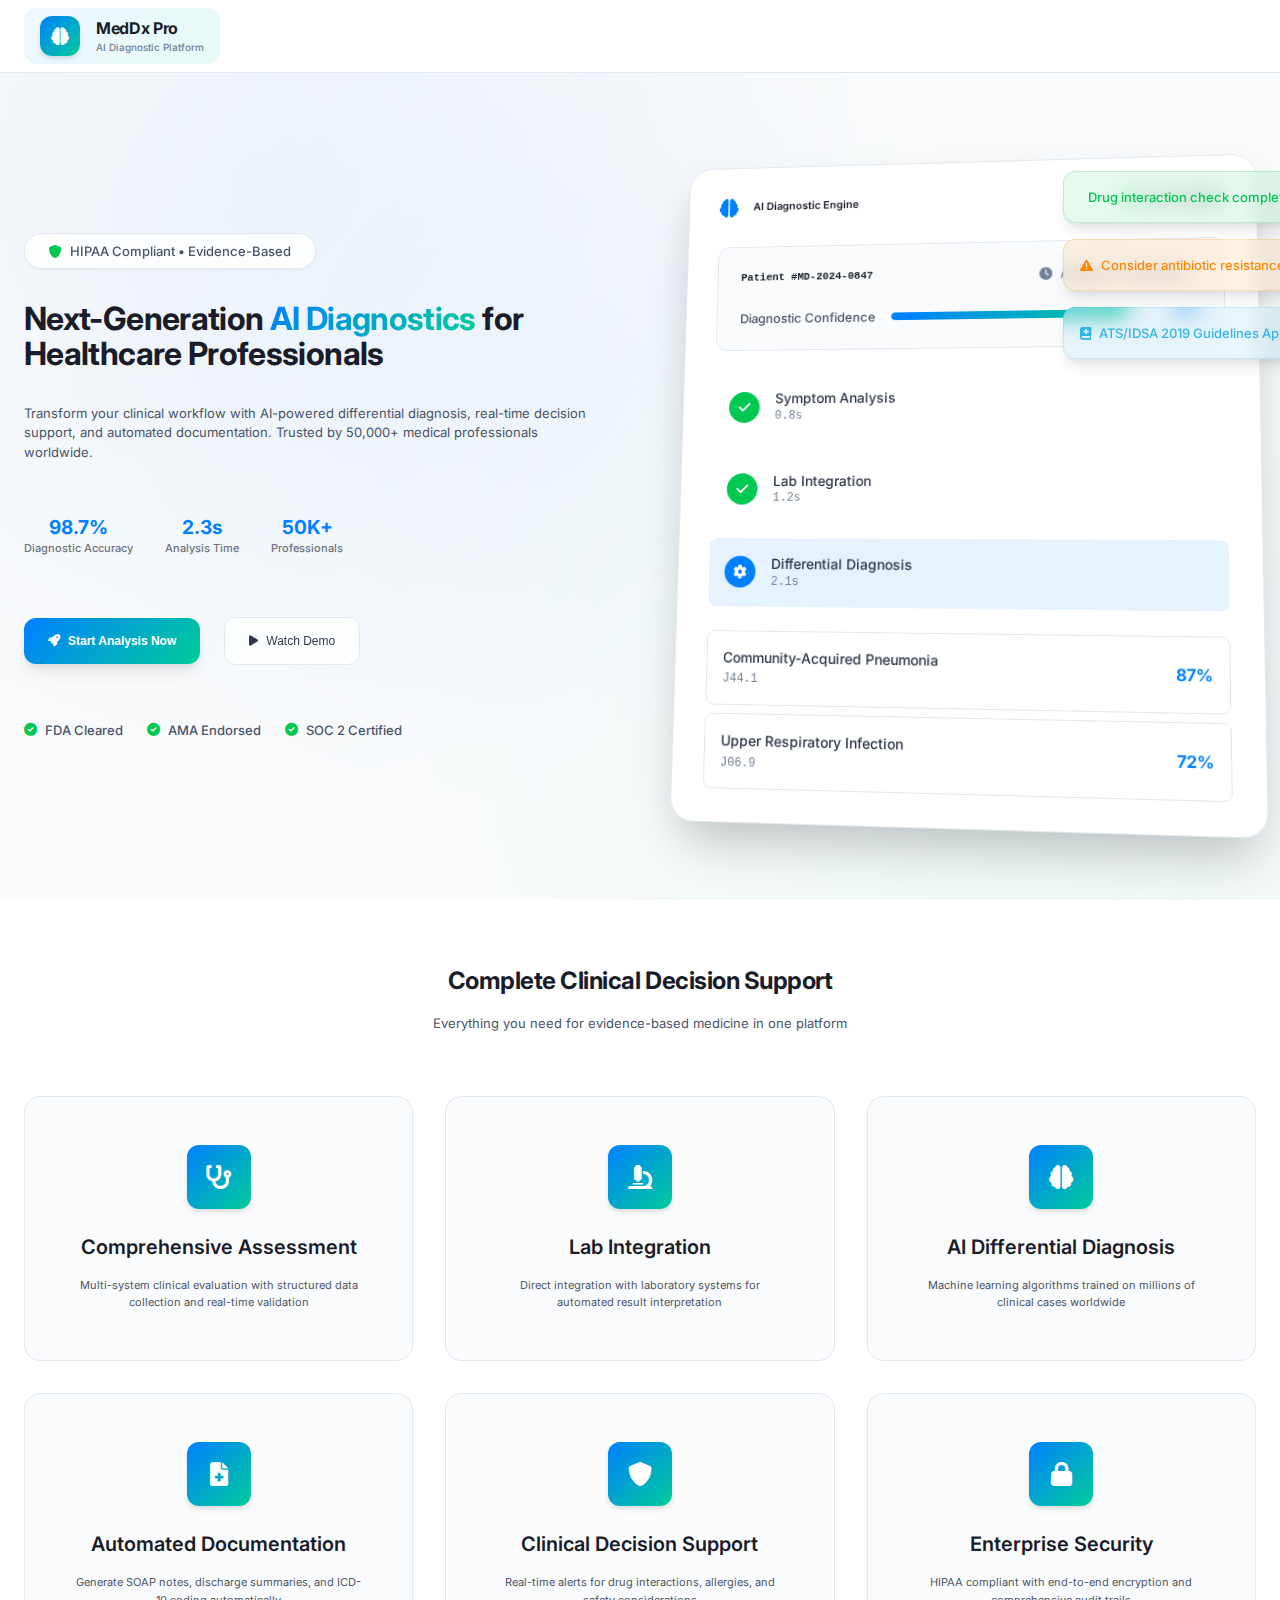
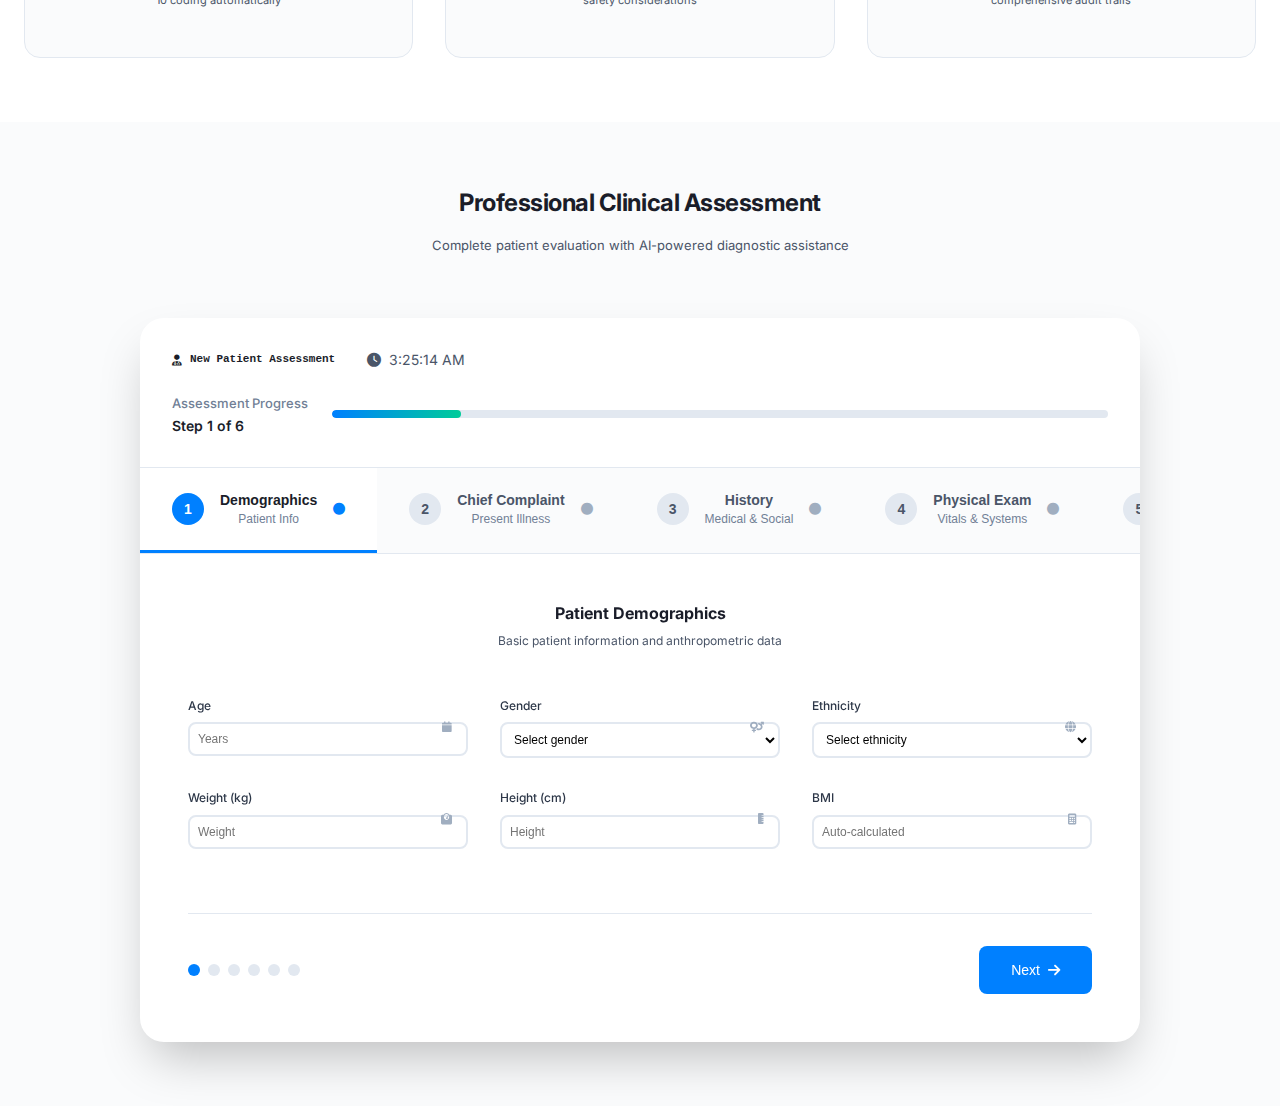
<file: index.html>
<!DOCTYPE html>
<html lang="en">
<head>
    <meta charset="UTF-8">
    <meta name="viewport" content="width=device-width, initial-scale=1.0">
    <title>MedDx Pro - Professional AI Diagnostic Assistant</title>
    <link rel="stylesheet" href="style.css">
    <link href="https://fonts.googleapis.com/css2?family=Inter:wght@300;400;500;600;700;800&display=swap" rel="stylesheet">
    <link rel="stylesheet" href="https://cdnjs.cloudflare.com/ajax/libs/font-awesome/6.0.0/css/all.min.css">
</head>
<body>
    <!-- Modern Header -->
    <header class="modern-header">
        <div class="container">
            <nav class="main-nav">
                <div class="brand">
                    <div class="brand-icon">
                        <i class="fas fa-brain"></i>
                    </div>
                    <div class="brand-text">
                        <h1>MedDx Pro</h1>
                        <span>AI Diagnostic Platform</span>
                    </div>
                </div>

            </nav>
        </div>
    </header>

    <!-- Hero Section -->
    <section class="hero-section">
        <div class="hero-background">
            <div class="hero-gradient"></div>
            <div class="hero-pattern"></div>
        </div>
        
        <div class="container">
            <div class="hero-grid">
            <div class="hero-content">
                    <div class="hero-badge">
                        <i class="fas fa-shield-alt"></i>
                        <span>HIPAA Compliant • Evidence-Based</span>
                    </div>
                    
                    <h1 class="hero-title">
                        Next-Generation
                        <span class="hero-highlight">AI Diagnostics</span>
                        for Healthcare Professionals
                    </h1>
                    
                    <p class="hero-description">
                        Transform your clinical workflow with AI-powered differential diagnosis, 
                        real-time decision support, and automated documentation. Trusted by 
                        50,000+ medical professionals worldwide.
                    </p>
                    
                    <div class="hero-stats">
                        <div class="stat-item">
                            <div class="stat-number">98.7%</div>
                            <div class="stat-label">Diagnostic Accuracy</div>
                        </div>
                        <div class="stat-item">
                            <div class="stat-number">2.3s</div>
                            <div class="stat-label">Analysis Time</div>
                        </div>
                        <div class="stat-item">
                            <div class="stat-number">50K+</div>
                            <div class="stat-label">Professionals</div>
                        </div>
                    </div>
                    
                    <div class="hero-actions">
                        <button class="primary-cta">
                            <i class="fas fa-rocket"></i>
                            Start Analysis Now
                        </button>
                        <button class="secondary-cta">
                            <i class="fas fa-play"></i>
                            Watch Demo
                        </button>
                    </div>
                    
                    <div class="trust-indicators">
                        <div class="trust-item">
                            <i class="fas fa-check-circle"></i>
                            <span>FDA Cleared</span>
                        </div>
                        <div class="trust-item">
                            <i class="fas fa-check-circle"></i>
                            <span>AMA Endorsed</span>
                        </div>
                        <div class="trust-item">
                            <i class="fas fa-check-circle"></i>
                            <span>SOC 2 Certified</span>
                        </div>
                    </div>
                </div>
                
                <div class="hero-visual">
                    <div class="dashboard-container">
                        <div class="dashboard-header">
                            <div class="dashboard-title">
                                <i class="fas fa-brain pulse"></i>
                                <span>AI Diagnostic Engine</span>
                            </div>
                            <div class="status-indicator">
                                <div class="status-dot active"></div>
                                <span>Live Analysis</span>
                            </div>
                        </div>
                        
                        <div class="dashboard-content">
                            <div class="patient-card">
                                <div class="patient-info">
                                    <div class="patient-id">Patient #MD-2024-0847</div>
                                    <div class="patient-status">
                                        <i class="fas fa-clock"></i>
                                        <span>Analysis in progress...</span>
                                    </div>
                                </div>
                                
                                <div class="confidence-meter">
                                    <div class="confidence-label">Diagnostic Confidence</div>
                                    <div class="confidence-bar">
                                        <div class="confidence-fill" style="width: 94%"></div>
                                    </div>
                                    <div class="confidence-value">94%</div>
                                </div>
                            </div>
                            
                            <div class="analysis-steps">
                                <div class="step completed">
                                    <div class="step-icon">
                                        <i class="fas fa-check"></i>
                                    </div>
                                    <div class="step-info">
                                        <div class="step-title">Symptom Analysis</div>
                                        <div class="step-time">0.8s</div>
                                    </div>
                                </div>
                                <div class="step completed">
                                    <div class="step-icon">
                                        <i class="fas fa-check"></i>
                                    </div>
                                    <div class="step-info">
                                        <div class="step-title">Lab Integration</div>
                                        <div class="step-time">1.2s</div>
                                    </div>
                                </div>
                                <div class="step active">
                                    <div class="step-icon">
                                        <i class="fas fa-cog fa-spin"></i>
                                    </div>
                                    <div class="step-info">
                                        <div class="step-title">Differential Diagnosis</div>
                                        <div class="step-time">2.1s</div>
                                    </div>
                                </div>
                            </div>
                            
                            <div class="diagnosis-preview">
                                <div class="diagnosis-item">
                                    <div class="diagnosis-main">
                                        <div class="diagnosis-name">Community-Acquired Pneumonia</div>
                                        <div class="diagnosis-code">J44.1</div>
                                    </div>
                                    <div class="diagnosis-probability">87%</div>
                                </div>
                                <div class="diagnosis-item">
                                    <div class="diagnosis-main">
                                        <div class="diagnosis-name">Upper Respiratory Infection</div>
                                        <div class="diagnosis-code">J06.9</div>
                                    </div>
                                    <div class="diagnosis-probability">72%</div>
                                </div>
                            </div>
                        </div>
                    </div>
                    
                    <div class="floating-alerts">
                        <div class="alert alert-success">
                            <i class="fas fa-shield-check"></i>
                            <span>Drug interaction check complete</span>
                        </div>
                        <div class="alert alert-warning">
                            <i class="fas fa-exclamation-triangle"></i>
                            <span>Consider antibiotic resistance patterns</span>
                        </div>
                        <div class="alert alert-info">
                            <i class="fas fa-book-medical"></i>
                            <span>ATS/IDSA 2019 Guidelines Applied</span>
                        </div>
                    </div>
                </div>
            </div>
        </div>
    </section>

    <!-- Features Overview -->
    <section class="features-section">
        <div class="container">
            <div class="section-header">
                <h2>Complete Clinical Decision Support</h2>
                <p>Everything you need for evidence-based medicine in one platform</p>
            </div>
            
            <div class="features-grid">
                <div class="feature-card">
                    <div class="feature-icon">
                        <i class="fas fa-stethoscope"></i>
                    </div>
                    <h3>Comprehensive Assessment</h3>
                    <p>Multi-system clinical evaluation with structured data collection and real-time validation</p>
                </div>
                
                <div class="feature-card">
                    <div class="feature-icon">
                        <i class="fas fa-microscope"></i>
                    </div>
                    <h3>Lab Integration</h3>
                    <p>Direct integration with laboratory systems for automated result interpretation</p>
                </div>
                
                <div class="feature-card">
                    <div class="feature-icon">
                        <i class="fas fa-brain"></i>
                    </div>
                    <h3>AI Differential Diagnosis</h3>
                    <p>Machine learning algorithms trained on millions of clinical cases worldwide</p>
                </div>
                
                <div class="feature-card">
                    <div class="feature-icon">
                        <i class="fas fa-file-medical"></i>
                    </div>
                    <h3>Automated Documentation</h3>
                    <p>Generate SOAP notes, discharge summaries, and ICD-10 coding automatically</p>
                </div>
                
                <div class="feature-card">
                    <div class="feature-icon">
                        <i class="fas fa-shield-alt"></i>
                    </div>
                    <h3>Clinical Decision Support</h3>
                    <p>Real-time alerts for drug interactions, allergies, and safety considerations</p>
                </div>
                
                <div class="feature-card">
                    <div class="feature-icon">
                        <i class="fas fa-lock"></i>
                    </div>
                    <h3>Enterprise Security</h3>
                    <p>HIPAA compliant with end-to-end encryption and comprehensive audit trails</p>
                </div>
            </div>
        </div>
    </section>

    <!-- Clinical Assessment Interface -->
    <section class="assessment-section" id="diagnosis">
        <div class="container">
            <div class="assessment-header">
                <h2>Professional Clinical Assessment</h2>
                <p>Complete patient evaluation with AI-powered diagnostic assistance</p>
            </div>
            
            <div class="clinical-interface">
                <div class="interface-header">
                    <div class="patient-context">
                        <div class="patient-id">
                            <i class="fas fa-user-md"></i>
                            <span>New Patient Assessment</span>
                        </div>
                        <div class="timestamp">
                            <i class="fas fa-clock"></i>
                            <span id="currentTime">--</span>
                        </div>
                    </div>
                    
                    <div class="progress-tracker">
                        <div class="progress-info">
                            <span class="progress-label">Assessment Progress</span>
                            <span class="progress-text" id="progressText">Step 1 of 6</span>
                        </div>
                        <div class="progress-bar">
                            <div class="progress-fill" id="progressFill"></div>
                        </div>
                    </div>
                </div>
                
                <div class="assessment-tabs">
                    <button type="button" class="assessment-tab active" data-tab="demographics">
                        <div class="tab-number">1</div>
                        <div class="tab-content">
                            <div class="tab-title">Demographics</div>
                            <div class="tab-subtitle">Patient Info</div>
                        </div>
                        <div class="tab-status">
                            <i class="fas fa-circle"></i>
                        </div>
                    </button>
                    
                    <button type="button" class="assessment-tab" data-tab="presentation">
                        <div class="tab-number">2</div>
                        <div class="tab-content">
                            <div class="tab-title">Chief Complaint</div>
                            <div class="tab-subtitle">Present Illness</div>
                        </div>
                        <div class="tab-status">
                            <i class="fas fa-circle"></i>
                        </div>
                    </button>
                    
                    <button type="button" class="assessment-tab" data-tab="history">
                        <div class="tab-number">3</div>
                        <div class="tab-content">
                            <div class="tab-title">History</div>
                            <div class="tab-subtitle">Medical & Social</div>
                        </div>
                        <div class="tab-status">
                            <i class="fas fa-circle"></i>
                        </div>
                    </button>
                    
                    <button type="button" class="assessment-tab" data-tab="examination">
                        <div class="tab-number">4</div>
                        <div class="tab-content">
                            <div class="tab-title">Physical Exam</div>
                            <div class="tab-subtitle">Vitals & Systems</div>
                        </div>
                        <div class="tab-status">
                            <i class="fas fa-circle"></i>
                        </div>
                    </button>
                    
                    <button type="button" class="assessment-tab" data-tab="investigations">
                        <div class="tab-number">5</div>
                        <div class="tab-content">
                            <div class="tab-title">Investigations</div>
                            <div class="tab-subtitle">Labs & Imaging</div>
                        </div>
                        <div class="tab-status">
                            <i class="fas fa-circle"></i>
                        </div>
                    </button>
                    
                    <button type="button" class="assessment-tab" data-tab="medications">
                        <div class="tab-number">6</div>
                        <div class="tab-content">
                            <div class="tab-title">Medications</div>
                            <div class="tab-subtitle">Current & Allergies</div>
                        </div>
                        <div class="tab-status">
                            <i class="fas fa-circle"></i>
                        </div>
                    </button>
                </div>


                
                <form id="diagnosisForm" class="assessment-form">
                    <!-- Demographics Panel -->
                    <div class="assessment-panel active" id="demographics-tab">
                        <div class="panel-header">
                            <h3>Patient Demographics</h3>
                            <p>Basic patient information and anthropometric data</p>
                        </div>
                        
                        <div class="form-grid">
                            <div class="input-group">
                                <label>Age</label>
                                <input type="number" id="patientAge" required placeholder="Years">
                                <div class="input-icon">
                                    <i class="fas fa-calendar"></i>
                                </div>
                            </div>
                            
                            <div class="input-group">
                            <label>Gender</label>
                            <select id="patientGender" required>
                                <option value="">Select gender</option>
                                <option value="male">Male</option>
                                <option value="female">Female</option>
                                    <option value="non-binary">Non-binary</option>
                                    <option value="other">Other</option>
                                </select>
                                <div class="input-icon">
                                    <i class="fas fa-venus-mars"></i>
                                </div>
                            </div>
                            
                            <div class="input-group">
                                <label>Ethnicity</label>
                                <select id="patientEthnicity">
                                    <option value="">Select ethnicity</option>
                                    <option value="caucasian">Caucasian</option>
                                    <option value="african-american">African American</option>
                                    <option value="hispanic">Hispanic/Latino</option>
                                    <option value="asian">Asian</option>
                                    <option value="native-american">Native American</option>
                                <option value="other">Other</option>
                            </select>
                                <div class="input-icon">
                                    <i class="fas fa-globe"></i>
                                </div>
                            </div>
                            
                            <div class="input-group">
                                <label>Weight (kg)</label>
                                <input type="number" id="patientWeight" placeholder="Weight" step="0.1">
                                <div class="input-icon">
                                    <i class="fas fa-weight"></i>
                                </div>
                            </div>
                            
                            <div class="input-group">
                                <label>Height (cm)</label>
                                <input type="number" id="patientHeight" placeholder="Height">
                                <div class="input-icon">
                                    <i class="fas fa-ruler-vertical"></i>
                                </div>
                            </div>
                            
                            <div class="input-group">
                                <label>BMI</label>
                                <input type="number" id="patientBMI" placeholder="Auto-calculated" readonly>
                                <div class="input-icon">
                                    <i class="fas fa-calculator"></i>
                                </div>
                            </div>
                        </div>
                    </div>

                    <!-- History Tab -->
                    <div class="assessment-panel" id="history-tab">
                        <div class="panel-header">
                            <h3>Medical & Social History</h3>
                            <p>Comprehensive medical background and social factors</p>
                        </div>
                        
                        <div class="form-grid">
                            <div class="input-group full-width">
                                <label>Past Medical History</label>
                                <textarea id="pastMedicalHistory" rows="3" placeholder="Previous medical conditions, surgeries, hospitalizations..."></textarea>
                                <div class="input-icon">
                                    <i class="fas fa-file-medical"></i>
                                </div>
                            </div>
                            
                            <div class="input-group full-width">
                                <label>Current Medications</label>
                                <textarea id="currentMedications" rows="3" placeholder="List current medications, dosages, and frequency..."></textarea>
                                <div class="input-icon">
                                    <i class="fas fa-pills"></i>
                                </div>
                            </div>
                            
                            <div class="input-group">
                                <label>Smoking Status</label>
                                <select id="smokingStatus">
                                    <option value="">Select status</option>
                                    <option value="never">Never smoked</option>
                                    <option value="former">Former smoker</option>
                                    <option value="current">Current smoker</option>
                                </select>
                                <div class="input-icon">
                                    <i class="fas fa-smoking-ban"></i>
                                </div>
                            </div>
                            
                            <div class="input-group">
                                <label>Alcohol Use</label>
                                <select id="alcoholUse">
                                    <option value="">Select usage</option>
                                    <option value="none">None</option>
                                    <option value="occasional">Occasional (1-2 drinks/week)</option>
                                    <option value="moderate">Moderate (3-7 drinks/week)</option>
                                    <option value="heavy">Heavy (>7 drinks/week)</option>
                                </select>
                                <div class="input-icon">
                                    <i class="fas fa-wine-glass"></i>
                                </div>
                            </div>
                            
                            <div class="input-group full-width">
                                <label>Family History</label>
                                <textarea id="familyHistory" rows="3" placeholder="Significant family medical history, genetic conditions..."></textarea>
                                <div class="input-icon">
                                    <i class="fas fa-users"></i>
                                </div>
                            </div>
                            
                            <div class="input-group full-width">
                                <label>Allergies</label>
                                <textarea id="allergies" rows="2" placeholder="Drug allergies, food allergies, environmental allergies..."></textarea>
                                <div class="input-icon">
                                    <i class="fas fa-exclamation-triangle"></i>
                                </div>
                            </div>
                        </div>
                    </div>
                    
                    <div class="assessment-panel" id="presentation-tab">
                        <div class="panel-header">
                            <h3>Chief Complaint & Present Illness</h3>
                            <p>Primary presenting symptoms and clinical history</p>
                        </div>
                        
                        <div class="form-section">
                            <div class="input-group full-width">
                                <label>Chief Complaint</label>
                                <textarea id="chiefComplaint" rows="3" placeholder="Primary reason for consultation..."></textarea>
                            </div>
                            
                            <div class="symptom-builder">
                                <label>Present Illness</label>
                                <div class="symptom-input-row">
                                    <input type="text" id="symptomInput" placeholder="Add symptom...">
                                    <select id="symptomSeverity" class="severity-select">
                                        <option value="mild">Mild</option>
                                        <option value="moderate">Moderate</option>
                                        <option value="severe">Severe</option>
                                    </select>
                                    <input type="text" id="symptomDuration" placeholder="Duration">
                                    <button type="button" id="addSymptom" class="add-symptom-btn">
                                        <i class="fas fa-plus"></i>
                                    </button>
                                </div>
                                
                                <div class="symptom-categories">
                                    <div class="category-tabs">
                                        <button type="button" class="category-tab active" data-category="constitutional">
                                            <i class="fas fa-thermometer-half"></i>
                                            Constitutional
                                        </button>
                                        <button type="button" class="category-tab" data-category="respiratory">
                                            <i class="fas fa-lungs"></i>
                                            Respiratory
                                        </button>
                                        <button type="button" class="category-tab" data-category="cardiovascular">
                                            <i class="fas fa-heartbeat"></i>
                                            Cardiovascular
                                        </button>
                                        <button type="button" class="category-tab" data-category="gastrointestinal">
                                            <i class="fas fa-stomach"></i>
                                            GI
                                        </button>
                                        <button type="button" class="category-tab" data-category="neurological">
                                            <i class="fas fa-brain"></i>
                                            Neuro
                                        </button>
                                    </div>
                                    
                                    <div class="symptoms-grid">
                                        <div class="symptom-chip" data-symptom="Fever">
                                            <i class="fas fa-thermometer-half"></i>
                                            Fever
                                        </div>
                                        <div class="symptom-chip" data-symptom="Fatigue">
                                            <i class="fas fa-battery-quarter"></i>
                                            Fatigue
                                        </div>
                                        <div class="symptom-chip" data-symptom="Weight loss">
                                            <i class="fas fa-weight"></i>
                                            Weight loss
                                        </div>
                                        <div class="symptom-chip" data-symptom="Night sweats">
                                            <i class="fas fa-moon"></i>
                                            Night sweats
                                        </div>
                                    </div>
                                </div>
                                
                        <div class="selected-symptoms" id="selectedSymptoms"></div>
                            </div>
                        </div>
                    </div>

                    <!-- Physical Examination Tab -->
                    <div class="assessment-panel" id="examination-tab">
                        <div class="panel-header">
                            <h3>Physical Examination</h3>
                            <p>Vital signs and systematic physical examination findings</p>
                        </div>
                        
                        <div class="form-section">
                            <h4>Vital Signs</h4>
                            <div class="vitals-grid">
                                <div class="input-group">
                                    <label>Blood Pressure (mmHg)</label>
                                    <div class="bp-input">
                                        <input type="number" id="systolicBP" placeholder="120">
                                        <span>/</span>
                                        <input type="number" id="diastolicBP" placeholder="80">
                                    </div>
                                    <div class="input-icon">
                                        <i class="fas fa-heartbeat"></i>
                                    </div>
                                </div>
                                
                                <div class="input-group">
                                    <label>Heart Rate (bpm)</label>
                                    <input type="number" id="heartRate" placeholder="72">
                                    <div class="input-icon">
                                        <i class="fas fa-heart"></i>
                                    </div>
                                </div>
                                
                                <div class="input-group">
                                    <label>Temperature (°C)</label>
                                    <input type="number" id="temperature" placeholder="37.0" step="0.1">
                                    <div class="input-icon">
                                        <i class="fas fa-thermometer-half"></i>
                                    </div>
                                </div>
                                
                                <div class="input-group">
                                    <label>Respiratory Rate (/min)</label>
                                    <input type="number" id="respiratoryRate" placeholder="16">
                                    <div class="input-icon">
                                        <i class="fas fa-lungs"></i>
                                    </div>
                                </div>
                                
                                <div class="input-group">
                                    <label>O2 Saturation (%)</label>
                                    <input type="number" id="oxygenSat" placeholder="98">
                                    <div class="input-icon">
                                        <i class="fas fa-wind"></i>
                                    </div>
                                </div>
                            </div>
                        </div>
                        
                        <div class="form-section">
                            <h4>Physical Examination Findings</h4>
                            <div class="exam-grid">
                                <div class="input-group">
                                    <label>General Appearance</label>
                                    <textarea id="generalExam" rows="2" placeholder="Well-appearing, no acute distress..."></textarea>
                                </div>
                                
                                <div class="input-group">
                                    <label>HEENT</label>
                                    <textarea id="heentExam" rows="2" placeholder="Head, eyes, ears, nose, throat findings..."></textarea>
                                </div>
                                
                                <div class="input-group">
                                    <label>Cardiovascular</label>
                                    <textarea id="cvExam" rows="2" placeholder="Heart sounds, murmurs, peripheral pulses..."></textarea>
                                </div>
                                
                                <div class="input-group">
                                    <label>Respiratory</label>
                                    <textarea id="respExam" rows="2" placeholder="Breath sounds, chest expansion..."></textarea>
                                </div>
                                
                                <div class="input-group">
                                    <label>Abdominal</label>
                                    <textarea id="abdExam" rows="2" placeholder="Inspection, palpation, bowel sounds..."></textarea>
                                </div>
                                
                                <div class="input-group">
                                    <label>Neurological</label>
                                    <textarea id="neuroExam" rows="2" placeholder="Mental status, cranial nerves, reflexes..."></textarea>
                                </div>
                            </div>
                        </div>
                    </div>

                    <!-- Investigations Tab -->
                    <div class="assessment-panel" id="investigations-tab">
                        <div class="panel-header">
                            <h3>Laboratory & Diagnostic Studies</h3>
                            <p>Laboratory results, imaging studies, and diagnostic tests</p>
                        </div>
                        
                        <div class="form-section">
                            <h4>Laboratory Results</h4>
                            <div class="lab-grid">
                                <div class="input-group">
                                    <label>Hemoglobin (g/dL)</label>
                                    <input type="number" id="hemoglobin" placeholder="14.0" step="0.1">
                                    <div class="input-icon">
                                        <i class="fas fa-tint"></i>
                                    </div>
                                </div>
                                
                                <div class="input-group">
                                    <label>White Blood Cells (×10³/μL)</label>
                                    <input type="number" id="wbc" placeholder="7.5" step="0.1">
                                    <div class="input-icon">
                                        <i class="fas fa-shield-virus"></i>
                                    </div>
                                </div>
                                
                                <div class="input-group">
                                    <label>Platelets (×10³/μL)</label>
                                    <input type="number" id="platelets" placeholder="250">
                                    <div class="input-icon">
                                        <i class="fas fa-circle"></i>
                                    </div>
                                </div>
                                
                                <div class="input-group">
                                    <label>Glucose (mg/dL)</label>
                                    <input type="number" id="glucose" placeholder="90">
                                    <div class="input-icon">
                                        <i class="fas fa-cube"></i>
                                    </div>
                                </div>
                                
                                <div class="input-group">
                                    <label>Creatinine (mg/dL)</label>
                                    <input type="number" id="creatinine" placeholder="1.0" step="0.1">
                                    <div class="input-icon">
                                        <i class="fas fa-kidney"></i>
                                    </div>
                                </div>
                                
                                <div class="input-group">
                                    <label>Sodium (mEq/L)</label>
                                    <input type="number" id="sodium" placeholder="140">
                                    <div class="input-icon">
                                        <i class="fas fa-atom"></i>
                                    </div>
                                </div>
                            </div>
                        </div>
                        
                        <div class="form-section">
                            <div class="input-group full-width">
                                <label>Imaging Studies</label>
                                <textarea id="imagingStudies" rows="3" placeholder="Chest X-ray, CT scan, MRI findings..."></textarea>
                                <div class="input-icon">
                                    <i class="fas fa-x-ray"></i>
                                </div>
                            </div>
                            
                            <div class="input-group full-width">
                                <label>Other Diagnostic Tests</label>
                                <textarea id="otherTests" rows="3" placeholder="ECG, echocardiogram, pulmonary function tests..."></textarea>
                                <div class="input-icon">
                                    <i class="fas fa-chart-line"></i>
                                </div>
                            </div>
                        </div>
                    </div>

                    <!-- Medications Tab -->
                    <div class="assessment-panel" id="medications-tab">
                        <div class="panel-header">
                            <h3>Current Medications & Treatments</h3>
                            <p>Complete medication list and current treatments</p>
                        </div>
                        
                        <div class="form-grid">
                            <div class="input-group full-width">
                                <label>Current Medications</label>
                                <textarea id="medicationList" rows="4" placeholder="List all current medications with dosages and frequencies...
Example: Lisinopril 10mg daily, Metformin 500mg twice daily"></textarea>
                                <div class="input-icon">
                                    <i class="fas fa-pills"></i>
                                </div>
                            </div>
                            
                            <div class="input-group full-width">
                                <label>Recent Treatments</label>
                                <textarea id="recentTreatments" rows="3" placeholder="Recent procedures, interventions, or treatments..."></textarea>
                                <div class="input-icon">
                                    <i class="fas fa-procedures"></i>
                                </div>
                            </div>
                            
                            <div class="input-group full-width">
                                <label>Additional Clinical Notes</label>
                                <textarea id="additionalNotes" rows="4" placeholder="Additional observations, clinical pearls, differential considerations, or other relevant information..."></textarea>
                                <div class="input-icon">
                                    <i class="fas fa-notes-medical"></i>
                                </div>
                            </div>
                        </div>
                    </div>

                    <div class="assessment-navigation">
                        <button type="button" id="prevStep" class="nav-button secondary">
                            <i class="fas fa-arrow-left"></i>
                            Previous
                        </button>
                        
                        <div class="step-indicators">
                            <div class="step-dot active"></div>
                            <div class="step-dot"></div>
                            <div class="step-dot"></div>
                            <div class="step-dot"></div>
                            <div class="step-dot"></div>
                            <div class="step-dot"></div>
                        </div>
                        
                        <button type="button" id="nextStep" class="nav-button primary">
                            Next
                            <i class="fas fa-arrow-right"></i>
                        </button>
                        
                        <button type="submit" class="analyze-button" style="display: none;">
                            <i class="fas fa-brain"></i>
                            Generate AI Diagnosis
                            <div class="button-loader" id="loadingSpinner"></div>
                    </button>
                    </div>
                </form>
            </div>
        </div>
    </section>

    <!-- Results Section -->
    <section class="results-section hidden" id="results">
        <div class="container">
            <!-- Results content will be populated by JavaScript -->
        </div>
    </section>

    <script src="script.js"></script>
</body>
</html>
</file>
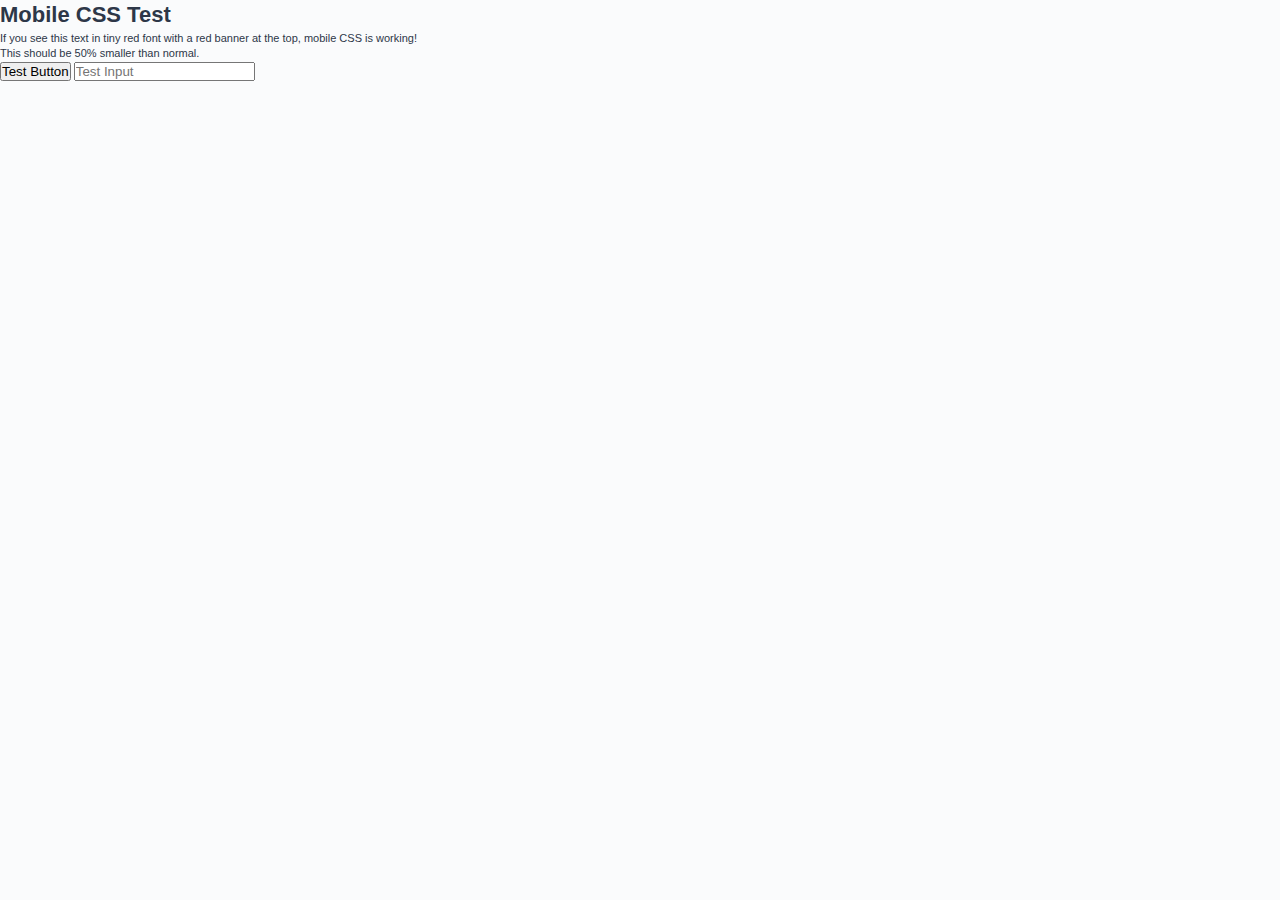
<file: test-mobile.html>
<!DOCTYPE html>
<html lang="en">
<head>
    <meta charset="UTF-8">
    <meta name="viewport" content="width=device-width, initial-scale=1.0">
    <title>Mobile CSS Test</title>
    <link rel="stylesheet" href="style.css">
</head>
<body>
    <h1>Mobile CSS Test</h1>
    <p>If you see this text in tiny red font with a red banner at the top, mobile CSS is working!</p>
    <p>This should be 50% smaller than normal.</p>
    <button>Test Button</button>
    <input type="text" placeholder="Test Input">
</body>
</html>
</file>
<file: style.css>
/* Modern Medical Platform CSS - Premium Edition */

:root {
    /* Color Palette */
    --primary-600: #0066cc;
    --primary-500: #0080ff;
    --primary-400: #3399ff;
    --primary-300: #66b3ff;
    --primary-100: #e6f3ff;
    --primary-50: #f0f8ff;
    
    --secondary-600: #00a67d;
    --secondary-500: #00cc99;
    --secondary-400: #33d9b3;
    --secondary-300: #66e6cc;
    --secondary-100: #e6faf7;
    
    --success: #00c851;
    --warning: #ff8800;
    --danger: #ff4444;
    --info: #33b5e5;
    
    --neutral-900: #0a0e1a;
    --neutral-800: #1a1d29;
    --neutral-700: #2d3748;
    --neutral-600: #4a5568;
    --neutral-500: #718096;
    --neutral-400: #a0aec0;
    --neutral-300: #cbd5e0;
    --neutral-200: #e2e8f0;
    --neutral-100: #f7fafc;
    --neutral-50: #fafbfc;
    
    /* Spacing */
    --space-xs: 0.25rem;
    --space-sm: 0.5rem;
    --space-md: 1rem;
    --space-lg: 1.5rem;
    --space-xl: 2rem;
    --space-2xl: 3rem;
    --space-3xl: 4rem;
    
    /* Border Radius */
    --radius-sm: 4px;
    --radius-md: 8px;
    --radius-lg: 12px;
    --radius-xl: 16px;
    --radius-2xl: 24px;
    
    /* Shadows */
    --shadow-sm: 0 1px 2px 0 rgba(0, 0, 0, 0.05);
    --shadow-md: 0 4px 6px -1px rgba(0, 0, 0, 0.1), 0 2px 4px -1px rgba(0, 0, 0, 0.06);
    --shadow-lg: 0 10px 15px -3px rgba(0, 0, 0, 0.1), 0 4px 6px -2px rgba(0, 0, 0, 0.05);
    --shadow-xl: 0 20px 25px -5px rgba(0, 0, 0, 0.1), 0 10px 10px -5px rgba(0, 0, 0, 0.04);
    --shadow-2xl: 0 25px 50px -12px rgba(0, 0, 0, 0.25);
    
    /* Transitions */
    --transition-fast: 150ms ease;
    --transition-base: 200ms ease;
    --transition-slow: 300ms ease;
}

* {
    margin: 0;
    padding: 0;
    box-sizing: border-box;
}

body {
    font-family: 'Inter', -apple-system, BlinkMacSystemFont, sans-serif;
    font-size: 11px;
    line-height: 1.4;
    color: var(--neutral-700);
    background: var(--neutral-50);
    -webkit-font-smoothing: antialiased;
    -moz-osx-font-smoothing: grayscale;
}

.container {
    max-width: 1280px;
    margin: 0 auto;
    padding: 0 var(--space-lg);
}

/* Modern Header */
.modern-header {
    position: fixed;
    top: 0;
    left: 0;
    right: 0;
    z-index: 1000;
    background: rgba(255, 255, 255, 0.95);
    backdrop-filter: blur(20px);
    border-bottom: 1px solid var(--neutral-200);
    transition: all var(--transition-base);
}

.main-nav {
    display: flex;
    align-items: center;
    justify-content: space-between;
    height: 72px;
}

.brand {
    display: flex;
    align-items: center;
    gap: var(--space-md);
    padding: var(--space-sm) var(--space-md);
    border-radius: var(--radius-lg);
    background: linear-gradient(135deg, var(--primary-50), var(--secondary-100));
    transition: all var(--transition-base);
}

.brand:hover {
    transform: translateY(-1px);
    box-shadow: var(--shadow-md);
}

.brand-icon {
    width: 40px;
    height: 40px;
    border-radius: var(--radius-lg);
    background: linear-gradient(135deg, var(--primary-500), var(--secondary-500));
    display: flex;
    align-items: center;
    justify-content: center;
    color: white;
    font-size: 18px;
    box-shadow: var(--shadow-md);
}

.brand-text h1 {
    font-size: 16px;
    font-weight: 700;
    color: var(--neutral-800);
    letter-spacing: -0.02em;
}

.brand-text span {
    font-size: 10px;
    color: var(--neutral-500);
    font-weight: 500;
}

.nav-actions {
    display: flex;
    align-items: center;
    gap: var(--space-md);
}

.nav-btn {
    display: flex;
    align-items: center;
    gap: var(--space-sm);
    padding: var(--space-sm) var(--space-lg);
    border: none;
    border-radius: var(--radius-md);
    font-weight: 500;
    font-size: 11px;
    cursor: pointer;
    transition: all var(--transition-base);
}

.demo-btn {
    background: var(--neutral-100);
    color: var(--neutral-700);
    border: 1px solid var(--neutral-200);
}

.demo-btn:hover {
    background: var(--neutral-200);
    transform: translateY(-1px);
}

.login-btn {
    background: linear-gradient(135deg, var(--primary-500), var(--secondary-500));
    color: white;
    box-shadow: var(--shadow-md);
}

.login-btn:hover {
    transform: translateY(-2px);
    box-shadow: var(--shadow-lg);
}

/* Hero Section */
.hero-section {
    position: relative;
    min-height: 100vh;
    display: flex;
    align-items: center;
    padding-top: 72px;
    overflow: hidden;
}

.hero-background {
    position: absolute;
    top: 0;
    left: 0;
    right: 0;
    bottom: 0;
    z-index: -1;
}

.hero-gradient {
    position: absolute;
    top: 0;
    left: 0;
    right: 0;
    bottom: 0;
    background: linear-gradient(135deg, 
        var(--primary-50) 0%, 
        var(--neutral-50) 25%, 
        var(--secondary-50) 50%, 
        var(--primary-100) 75%, 
        var(--neutral-100) 100%);
}

.hero-pattern {
    position: absolute;
    top: 0;
    left: 0;
    right: 0;
    bottom: 0;
    background-image: 
        radial-gradient(circle at 20% 20%, rgba(0, 102, 204, 0.05) 0%, transparent 50%),
        radial-gradient(circle at 80% 80%, rgba(0, 204, 153, 0.05) 0%, transparent 50%),
        radial-gradient(circle at 40% 40%, rgba(0, 128, 255, 0.03) 0%, transparent 50%);
    animation: float 20s ease-in-out infinite;
}

@keyframes float {
    0%, 100% { transform: translateY(0px); }
    50% { transform: translateY(-10px); }
}

.hero-grid {
    display: grid;
    grid-template-columns: 1fr 1fr;
    gap: var(--space-3xl);
    align-items: center;
    min-height: 80vh;
}

.hero-content {
    display: flex;
    flex-direction: column;
    gap: var(--space-xl);
}

.hero-badge {
    display: inline-flex;
    align-items: center;
    gap: var(--space-sm);
    padding: var(--space-sm) var(--space-lg);
    background: rgba(255, 255, 255, 0.8);
    border: 1px solid var(--neutral-200);
    border-radius: var(--radius-2xl);
    font-size: 13px;
    font-weight: 500;
    color: var(--neutral-600);
    width: fit-content;
    backdrop-filter: blur(10px);
    box-shadow: var(--shadow-sm);
}

.hero-badge i {
    color: var(--success);
}

.hero-title {
    font-size: clamp(1.5rem, 3vw, 2rem);
    font-weight: 700;
    line-height: 1.1;
    color: var(--neutral-800);
    letter-spacing: -0.02em;
}

.hero-highlight {
    background: linear-gradient(135deg, var(--primary-500), var(--secondary-500));
    -webkit-background-clip: text;
    -webkit-text-fill-color: transparent;
    background-clip: text;
}

.hero-description {
    font-size: 13px;
    line-height: 1.5;
    color: var(--neutral-600);
    max-width: 580px;
}

.hero-stats {
    display: flex;
    gap: var(--space-xl);
    margin: var(--space-lg) 0;
}

.stat-item {
    text-align: center;
}

.stat-number {
    font-size: 1.2rem;
    font-weight: 700;
    color: var(--primary-500);
    line-height: 1;
}

.stat-label {
    font-size: 10px;
    color: var(--neutral-500);
    font-weight: 500;
    margin-top: var(--space-xs);
}

.hero-actions {
    display: flex;
    gap: var(--space-lg);
    align-items: center;
}

.primary-cta {
    display: flex;
    align-items: center;
    gap: var(--space-sm);
    padding: var(--space-md) var(--space-lg);
    background: linear-gradient(135deg, var(--primary-500), var(--secondary-500));
    color: white;
    border: none;
    border-radius: var(--radius-lg);
    font-weight: 600;
    font-size: 12px;
    cursor: pointer;
    transition: all var(--transition-base);
    box-shadow: var(--shadow-lg);
}

.primary-cta:hover {
    transform: translateY(-2px);
    box-shadow: var(--shadow-xl);
}

.secondary-cta {
    display: flex;
    align-items: center;
    gap: var(--space-sm);
    padding: var(--space-md) var(--space-lg);
    background: rgba(255, 255, 255, 0.8);
    color: var(--neutral-700);
    border: 1px solid var(--neutral-200);
    border-radius: var(--radius-lg);
    font-weight: 500;
    font-size: 12px;
    cursor: pointer;
    transition: all var(--transition-base);
    backdrop-filter: blur(10px);
}

.secondary-cta:hover {
    background: white;
    transform: translateY(-1px);
    box-shadow: var(--shadow-md);
}

.trust-indicators {
    display: flex;
    gap: var(--space-lg);
    margin-top: var(--space-lg);
}

.trust-item {
    display: flex;
    align-items: center;
    gap: var(--space-sm);
    font-size: 13px;
    color: var(--neutral-600);
    font-weight: 500;
}

.trust-item i {
    color: var(--success);
}

/* Hero Visual - Dashboard */
.hero-visual {
    position: relative;
    display: flex;
    flex-direction: column;
    gap: var(--space-lg);
}

.dashboard-container {
    background: rgba(255, 255, 255, 0.95);
    backdrop-filter: blur(20px);
    border: 1px solid var(--neutral-200);
    border-radius: var(--radius-2xl);
    padding: var(--space-xl);
    box-shadow: var(--shadow-2xl);
    transform: perspective(1000px) rotateY(-5deg) rotateX(5deg);
    transition: all var(--transition-slow);
}

.dashboard-container:hover {
    transform: perspective(1000px) rotateY(0deg) rotateX(0deg);
}

.dashboard-header {
    display: flex;
    align-items: center;
    justify-content: space-between;
    margin-bottom: var(--space-xl);
}

.dashboard-title {
    display: flex;
    align-items: center;
    gap: var(--space-md);
    font-weight: 600;
    color: var(--neutral-800);
}

.dashboard-title i {
    font-size: 20px;
    color: var(--primary-500);
}

.pulse {
    animation: pulse 2s infinite;
}

@keyframes pulse {
    0% { opacity: 1; }
    50% { opacity: 0.5; }
    100% { opacity: 1; }
}

.status-indicator {
    display: flex;
    align-items: center;
    gap: var(--space-sm);
    font-size: 13px;
    color: var(--neutral-600);
}

.status-dot {
    width: 8px;
    height: 8px;
    border-radius: 50%;
    background: var(--neutral-300);
}

.status-dot.active {
    background: var(--success);
    animation: pulse 2s infinite;
}

.patient-card {
    background: var(--neutral-50);
    border: 1px solid var(--neutral-200);
    border-radius: var(--radius-lg);
    padding: var(--space-lg);
    margin-bottom: var(--space-lg);
}

.patient-info {
    display: flex;
    justify-content: space-between;
    align-items: center;
    margin-bottom: var(--space-lg);
}

.patient-id {
    font-weight: 600;
    color: var(--neutral-800);
    font-family: 'Courier New', monospace;
}

.patient-status {
    display: flex;
    align-items: center;
    gap: var(--space-sm);
    font-size: 13px;
    color: var(--neutral-500);
}

.confidence-meter {
    display: flex;
    align-items: center;
    gap: var(--space-md);
}

.confidence-label {
    font-size: 13px;
    font-weight: 500;
    color: var(--neutral-600);
    min-width: 140px;
}

.confidence-bar {
    flex: 1;
    height: 8px;
    background: var(--neutral-200);
    border-radius: var(--radius-sm);
    overflow: hidden;
}

.confidence-fill {
    height: 100%;
    background: linear-gradient(90deg, var(--primary-500), var(--secondary-500));
    border-radius: var(--radius-sm);
    transition: width 2s ease;
}

.confidence-value {
    font-weight: 700;
    color: var(--primary-500);
    min-width: 40px;
    text-align: right;
}

.analysis-steps {
    display: flex;
    flex-direction: column;
    gap: var(--space-md);
    margin-bottom: var(--space-lg);
}

.step {
    display: flex;
    align-items: center;
    gap: var(--space-md);
    padding: var(--space-md);
    border-radius: var(--radius-md);
    transition: all var(--transition-base);
}

.step.completed {
    background: var(--success) / 0.1;
}

.step.active {
    background: var(--primary-100);
}

.step-icon {
    width: 32px;
    height: 32px;
    border-radius: 50%;
    display: flex;
    align-items: center;
    justify-content: center;
    font-size: 14px;
}

.step.completed .step-icon {
    background: var(--success);
    color: white;
}

.step.active .step-icon {
    background: var(--primary-500);
    color: white;
}

.step-info {
    flex: 1;
}

.step-title {
    font-weight: 500;
    color: var(--neutral-700);
    font-size: 14px;
}

.step-time {
    font-size: 12px;
    color: var(--neutral-500);
    font-family: 'Courier New', monospace;
}

.diagnosis-preview {
    display: flex;
    flex-direction: column;
    gap: var(--space-sm);
}

.diagnosis-item {
    display: flex;
    align-items: center;
    justify-content: space-between;
    padding: var(--space-md);
    background: white;
    border: 1px solid var(--neutral-200);
    border-radius: var(--radius-md);
    transition: all var(--transition-base);
}

.diagnosis-item:hover {
    border-color: var(--primary-300);
    box-shadow: var(--shadow-sm);
}

.diagnosis-main {
    display: flex;
    flex-direction: column;
    gap: var(--space-xs);
}

.diagnosis-name {
    font-weight: 500;
    color: var(--neutral-700);
    font-size: 14px;
}

.diagnosis-code {
    font-size: 12px;
    color: var(--neutral-500);
    font-family: 'Courier New', monospace;
}

.diagnosis-probability {
    font-weight: 700;
    color: var(--primary-500);
    font-size: 16px;
}

.floating-alerts {
    position: absolute;
    top: 20px;
    right: -100px;
    display: flex;
    flex-direction: column;
    gap: var(--space-md);
    z-index: 10;
}

.alert {
    display: flex;
    align-items: center;
    gap: var(--space-sm);
    padding: var(--space-md);
    border-radius: var(--radius-lg);
    font-size: 13px;
    font-weight: 500;
    backdrop-filter: blur(10px);
    box-shadow: var(--shadow-lg);
    animation: slideInRight 0.5s ease;
    min-width: 280px;
}

@keyframes slideInRight {
    from {
        opacity: 0;
        transform: translateX(50px);
    }
    to {
        opacity: 1;
        transform: translateX(0);
    }
}

.alert-success {
    background: rgba(0, 200, 81, 0.1);
    border: 1px solid rgba(0, 200, 81, 0.2);
    color: var(--success);
}

.alert-warning {
    background: rgba(255, 136, 0, 0.1);
    border: 1px solid rgba(255, 136, 0, 0.2);
    color: var(--warning);
}

.alert-info {
    background: rgba(51, 181, 229, 0.1);
    border: 1px solid rgba(51, 181, 229, 0.2);
    color: var(--info);
}

/* Features Section */
.features-section {
    padding: var(--space-3xl) 0;
    background: white;
}

.section-header {
    text-align: center;
    margin-bottom: var(--space-3xl);
}

.section-header h2 {
    font-size: 1.5rem;
    font-weight: 700;
    color: var(--neutral-800);
    margin-bottom: var(--space-md);
    letter-spacing: -0.02em;
}

.section-header p {
    font-size: 13px;
    color: var(--neutral-600);
    max-width: 600px;
    margin: 0 auto;
}

.features-grid {
    display: grid;
    grid-template-columns: repeat(auto-fit, minmax(320px, 1fr));
    gap: var(--space-xl);
}

.feature-card {
    padding: var(--space-2xl);
    background: var(--neutral-50);
    border: 1px solid var(--neutral-200);
    border-radius: var(--radius-xl);
    transition: all var(--transition-base);
    text-align: center;
}

.feature-card:hover {
    transform: translateY(-4px);
    box-shadow: var(--shadow-xl);
    border-color: var(--primary-300);
}

.feature-icon {
    width: 64px;
    height: 64px;
    border-radius: var(--radius-lg);
    background: linear-gradient(135deg, var(--primary-500), var(--secondary-500));
    display: flex;
    align-items: center;
    justify-content: center;
    font-size: 24px;
    color: white;
    margin: 0 auto var(--space-lg);
    box-shadow: var(--shadow-md);
}

.feature-card h3 {
    font-size: 20px;
    font-weight: 600;
    color: var(--neutral-800);
    margin-bottom: var(--space-md);
}

.feature-card p {
    color: var(--neutral-600);
    line-height: 1.6;
}

/* Assessment Section */
.assessment-section {
    padding: var(--space-3xl) 0;
    background: var(--neutral-50);
}

.assessment-header {
    text-align: center;
    margin-bottom: var(--space-3xl);
}

.assessment-header h2 {
    font-size: 1.5rem;
    font-weight: 700;
    color: var(--neutral-800);
    margin-bottom: var(--space-md);
    letter-spacing: -0.02em;
}

.assessment-header p {
    font-size: 13px;
    color: var(--neutral-600);
    max-width: 600px;
    margin: 0 auto;
}

.clinical-interface {
    max-width: 1000px;
    margin: 0 auto;
    background: white;
    border-radius: var(--radius-2xl);
    box-shadow: var(--shadow-2xl);
    overflow: hidden;
}

.interface-header {
    padding: var(--space-xl);
    background: linear-gradient(135deg, var(--primary-50), var(--secondary-50));
    border-bottom: 1px solid var(--neutral-200);
}

.patient-context {
    display: flex;
    align-items: center;
    gap: var(--space-xl);
    margin-bottom: var(--space-lg);
}

.patient-id {
    display: flex;
    align-items: center;
    gap: var(--space-sm);
    font-weight: 600;
    color: var(--neutral-800);
}

.timestamp {
    display: flex;
    align-items: center;
    gap: var(--space-sm);
    font-size: 14px;
    color: var(--neutral-600);
}

.progress-tracker {
    display: flex;
    align-items: center;
    gap: var(--space-lg);
}

.progress-info {
    display: flex;
    flex-direction: column;
    gap: var(--space-xs);
}

.progress-label {
    font-size: 13px;
    color: var(--neutral-500);
    font-weight: 500;
}

.progress-text {
    font-size: 14px;
    font-weight: 600;
    color: var(--neutral-800);
}

.progress-bar {
    flex: 1;
    height: 8px;
    background: var(--neutral-200);
    border-radius: var(--radius-sm);
    overflow: hidden;
}

.progress-fill {
    height: 100%;
    background: linear-gradient(90deg, var(--primary-500), var(--secondary-500));
    border-radius: var(--radius-sm);
    transition: width 0.5s ease;
    width: 16.67%;
}

/* Assessment Tabs */
.assessment-tabs {
    display: flex;
    background: var(--neutral-50);
    border-bottom: 1px solid var(--neutral-200);
    overflow-x: auto;
    scrollbar-width: none;
    -ms-overflow-style: none;
}

.assessment-tabs::-webkit-scrollbar {
    display: none;
}

.assessment-tab {
    display: flex;
    align-items: center;
    gap: var(--space-md);
    padding: var(--space-lg) var(--space-xl);
    border: none;
    background: transparent;
    cursor: pointer;
    transition: all var(--transition-base);
    border-bottom: 3px solid transparent;
    min-width: fit-content;
    color: var(--neutral-600);
}

.assessment-tab.active {
    background: white;
    border-bottom-color: var(--primary-500);
    color: var(--neutral-800);
}

.assessment-tab:hover:not(.active) {
    background: rgba(255, 255, 255, 0.5);
}

.tab-number {
    width: 32px;
    height: 32px;
    border-radius: 50%;
    background: var(--neutral-200);
    color: var(--neutral-600);
    display: flex;
    align-items: center;
    justify-content: center;
    font-weight: 600;
    font-size: 14px;
    transition: all var(--transition-base);
}

.assessment-tab.active .tab-number {
    background: var(--primary-500);
    color: white;
}

.tab-content {
    display: flex;
    flex-direction: column;
    gap: var(--space-xs);
}

.tab-title {
    font-weight: 600;
    font-size: 14px;
}

.tab-subtitle {
    font-size: 12px;
    color: var(--neutral-500);
}

.tab-status {
    font-size: 12px;
    color: var(--neutral-400);
}

.assessment-tab.active .tab-status {
    color: var(--primary-500);
}

/* Assessment Form */
.assessment-form {
    padding: var(--space-2xl);
}

.assessment-panel {
    display: none;
    animation: fadeIn 0.3s ease;
}

.assessment-panel.active {
    display: block;
}

@keyframes fadeIn {
    from { opacity: 0; transform: translateY(10px); }
    to { opacity: 1; transform: translateY(0); }
}

.panel-header {
    margin-bottom: var(--space-2xl);
    text-align: center;
}

.panel-header h3 {
    font-size: 16px;
    font-weight: 700;
    color: var(--neutral-800);
    margin-bottom: var(--space-sm);
}

.panel-header p {
    color: var(--neutral-600);
    font-size: 12px;
}

.form-grid {
    display: grid;
    grid-template-columns: repeat(auto-fit, minmax(250px, 1fr));
    gap: var(--space-xl);
    margin-bottom: var(--space-2xl);
}

.input-group {
    position: relative;
    display: flex;
    flex-direction: column;
    gap: var(--space-sm);
}

.input-group.full-width {
    grid-column: 1 / -1;
}

.input-group label {
    font-weight: 500;
    color: var(--neutral-700);
    font-size: 12px;
}

.input-group input,
.input-group select,
.input-group textarea {
    padding: var(--space-sm);
    border: 2px solid var(--neutral-200);
    border-radius: var(--radius-md);
    font-size: 12px;
    background: white;
    transition: all var(--transition-base);
    padding-right: 40px;
}

.input-group input:focus,
.input-group select:focus,
.input-group textarea:focus {
    outline: none;
    border-color: var(--primary-500);
    box-shadow: 0 0 0 3px rgba(0, 128, 255, 0.1);
}

.input-icon {
    position: absolute;
    right: var(--space-md);
    top: 50%;
    transform: translateY(-50%);
    color: var(--neutral-400);
    pointer-events: none;
}

.input-group:has(input:focus) .input-icon,
.input-group:has(select:focus) .input-icon {
    color: var(--primary-500);
}

/* Form Sections */
.form-section {
    margin-bottom: var(--space-xl);
}

.form-section h4 {
    font-size: 14px;
    font-weight: 600;
    color: var(--neutral-800);
    margin-bottom: var(--space-lg);
    padding-bottom: var(--space-sm);
    border-bottom: 1px solid var(--neutral-200);
}

/* Vitals Grid */
.vitals-grid {
    display: grid;
    grid-template-columns: repeat(auto-fit, minmax(180px, 1fr));
    gap: var(--space-lg);
    margin-bottom: var(--space-xl);
}

.bp-input {
    display: flex;
    align-items: center;
    gap: var(--space-sm);
    width: 100%;
}

.bp-input input {
    flex: 1;
    margin: 0;
    padding: var(--space-sm);
    min-width: 60px;
}

.bp-input span {
    font-weight: 600;
    color: var(--neutral-600);
}

/* Exam Grid */
.exam-grid {
    display: grid;
    grid-template-columns: repeat(auto-fit, minmax(280px, 1fr));
    gap: var(--space-lg);
}

/* Lab Grid */
.lab-grid {
    display: grid;
    grid-template-columns: repeat(auto-fit, minmax(160px, 1fr));
    gap: var(--space-lg);
    margin-bottom: var(--space-xl);
}

/* Symptom Builder */
.symptom-builder {
    margin-top: var(--space-xl);
}

.symptom-input-row {
    display: flex;
    gap: var(--space-sm);
    margin-bottom: var(--space-lg);
    align-items: stretch;
}

.symptom-input-row input {
    flex: 1;
    border: 2px solid var(--neutral-200);
    border-radius: var(--radius-md);
    padding: var(--space-md);
}

.severity-select {
    min-width: 100px;
    border: 2px solid var(--neutral-200);
    border-radius: var(--radius-md);
    padding: var(--space-md);
}

.add-symptom-btn {
    width: 44px;
    height: 44px;
    border: none;
    border-radius: var(--radius-md);
    background: var(--primary-500);
    color: white;
    cursor: pointer;
    transition: all var(--transition-base);
    display: flex;
    align-items: center;
    justify-content: center;
}

.add-symptom-btn:hover {
    background: var(--primary-600);
    transform: scale(1.05);
}

.symptom-categories {
    margin-bottom: var(--space-lg);
}

.category-tabs {
    display: flex;
    gap: var(--space-sm);
    margin-bottom: var(--space-lg);
    flex-wrap: wrap;
}

.category-tab {
    display: flex;
    align-items: center;
    gap: var(--space-sm);
    padding: var(--space-sm) var(--space-lg);
    border: 1px solid var(--neutral-200);
    border-radius: var(--radius-md);
    background: white;
    cursor: pointer;
    transition: all var(--transition-base);
    font-size: 13px;
    font-weight: 500;
}

.category-tab.active {
    background: var(--primary-500);
    color: white;
    border-color: var(--primary-500);
}

.category-tab:hover:not(.active) {
    border-color: var(--primary-300);
    background: var(--primary-50);
}

.symptoms-grid {
    display: grid;
    grid-template-columns: repeat(auto-fill, minmax(180px, 1fr));
    gap: var(--space-sm);
}

.symptom-chip {
    display: flex;
    align-items: center;
    gap: var(--space-sm);
    padding: var(--space-md);
    background: var(--neutral-50);
    border: 1px solid var(--neutral-200);
    border-radius: var(--radius-md);
    cursor: pointer;
    transition: all var(--transition-base);
    font-size: 13px;
    font-weight: 500;
}

.symptom-chip:hover {
    background: var(--primary-50);
    border-color: var(--primary-300);
    transform: translateY(-1px);
}

.symptom-chip.selected {
    background: var(--primary-100);
    border-color: var(--primary-500);
    color: var(--primary-700);
}

.selected-symptoms {
    display: flex;
    flex-wrap: wrap;
    gap: var(--space-sm);
    margin-top: var(--space-lg);
    min-height: 40px;
    padding: var(--space-md);
    background: var(--neutral-50);
    border: 1px solid var(--neutral-200);
    border-radius: var(--radius-md);
}

.selected-symptom {
    display: flex;
    align-items: center;
    gap: var(--space-sm);
    padding: var(--space-sm) var(--space-md);
    background: var(--primary-100);
    color: var(--primary-700);
    border-radius: var(--radius-md);
    font-size: 13px;
    animation: slideIn 0.3s ease;
}

@keyframes slideIn {
    from {
        opacity: 0;
        transform: scale(0.8);
    }
    to {
        opacity: 1;
        transform: scale(1);
    }
}

.remove-symptom {
    background: none;
    border: none;
    color: var(--primary-700);
    cursor: pointer;
    font-size: 14px;
    padding: 0;
    width: 16px;
    height: 16px;
    display: flex;
    align-items: center;
    justify-content: center;
    border-radius: 50%;
    transition: all var(--transition-fast);
}

.remove-symptom:hover {
    background: var(--primary-200);
}

/* Assessment Navigation */
.assessment-navigation {
    display: flex;
    align-items: center;
    justify-content: space-between;
    margin-top: var(--space-3xl);
    padding-top: var(--space-xl);
    border-top: 1px solid var(--neutral-200);
}

.nav-button {
    display: flex;
    align-items: center;
    gap: var(--space-sm);
    padding: var(--space-md) var(--space-xl);
    border: none;
    border-radius: var(--radius-md);
    font-weight: 500;
    cursor: pointer;
    transition: all var(--transition-base);
    font-size: 14px;
}

.nav-button.secondary {
    background: var(--neutral-100);
    color: var(--neutral-700);
    border: 1px solid var(--neutral-200);
}

.nav-button.secondary:hover {
    background: var(--neutral-200);
    transform: translateY(-1px);
}

.nav-button.primary {
    background: var(--primary-500);
    color: white;
}

.nav-button.primary:hover {
    background: var(--primary-600);
    transform: translateY(-1px);
}

.step-indicators {
    display: flex;
    gap: var(--space-sm);
}

.step-dot {
    width: 12px;
    height: 12px;
    border-radius: 50%;
    background: var(--neutral-200);
    transition: all var(--transition-base);
}

.step-dot.active {
    background: var(--primary-500);
}

.analyze-button {
    display: flex;
    align-items: center;
    gap: var(--space-sm);
    padding: var(--space-lg) var(--space-2xl);
    background: linear-gradient(135deg, var(--primary-500), var(--secondary-500));
    color: white;
    border: none;
    border-radius: var(--radius-md);
    font-weight: 600;
    font-size: 16px;
    cursor: pointer;
    transition: all var(--transition-base);
    box-shadow: var(--shadow-lg);
    position: relative;
    overflow: hidden;
}

.analyze-button:hover {
    transform: translateY(-2px);
    box-shadow: var(--shadow-xl);
}

.button-loader {
    width: 20px;
    height: 20px;
    border: 2px solid rgba(255, 255, 255, 0.3);
    border-top: 2px solid white;
    border-radius: 50%;
    animation: spin 1s linear infinite;
    display: none;
}

@keyframes spin {
    0% { transform: rotate(0deg); }
    100% { transform: rotate(360deg); }
}

.hidden {
    display: none !important;
}

/* Tablet Optimization (1024px and below) */
@media (max-width: 1024px) {
    body {
        font-size: 9px; /* Slightly smaller for tablets */
    }
    
    .hero-grid {
        grid-template-columns: 1fr;
        gap: var(--space-2xl);
        text-align: center;
    }
    
    .hero-title {
        font-size: clamp(1.2rem, 2.5vw, 1.8rem); /* Smaller for tablets */
    }
    
    .hero-description {
        font-size: 11px;
    }
    
    .tab-title {
        font-size: 12px;
    }
    
    .tab-subtitle {
        font-size: 10px;
    }
    
    .input-group label {
        font-size: 10px;
    }
    
    .input-group input,
    .input-group select,
    .input-group textarea {
        font-size: 10px;
    }
    
    .hero-stats {
        justify-content: center;
    }
    
    .features-grid {
        grid-template-columns: repeat(auto-fit, minmax(280px, 1fr));
    }
    
    .dashboard-container {
        transform: none;
    }
    
    .floating-alerts {
        position: static;
        align-items: center;
    }
}

/* MOBILE - FORCE DESKTOP LAYOUT WITH 50% FONTS */
@media (max-width: 768px) {
    /* NUCLEAR OPTION - FORCE EVERYTHING TO 50% */
    * {
        font-size: 50% !important;
        line-height: 1.2 !important;
    }
    
    html {
        font-size: 6px !important; /* Even smaller base */
    }
    
    body {
        font-size: 5px !important; /* Ultra small */
        line-height: 1.1 !important;
        zoom: 0.5 !important; /* Force browser zoom */
        -webkit-text-size-adjust: none !important;
        -moz-text-size-adjust: none !important;
        -ms-text-size-adjust: none !important;
        text-size-adjust: none !important;
    }
    
    /* FORCE DESKTOP LAYOUT ON MOBILE */
    .container {
        max-width: 100% !important;
        padding: 0 4px !important;
    }
    
    .hero-grid {
        grid-template-columns: 1fr 1fr !important; /* Force desktop grid */
        gap: 8px !important;
    }
    
    .hero-section {
        min-height: auto !important;
        padding: 8px 0 !important;
    }
    
    .hero-title {
        font-size: 8px !important;
        line-height: 1.1 !important;
    }
    
    .hero-description {
        font-size: 5px !important;
        line-height: 1.2 !important;
    }
    
    .hero-stats {
        display: flex !important;
        gap: 8px !important;
        justify-content: center !important;
    }
    
    .stat-number {
        font-size: 6px !important;
    }
    
    .stat-label {
        font-size: 4px !important;
    }
    
    /* FORCE DESKTOP TABS ON MOBILE */
    .assessment-tabs {
        display: flex !important;
        flex-direction: row !important;
        overflow-x: auto !important;
        background: #f8fafc !important;
        border-bottom: 1px solid #e5e7eb !important;
        padding: 4px !important;
    }
    
    .assessment-tab {
        min-width: 80px !important;
        padding: 4px 6px !important;
        font-size: 4px !important;
        white-space: nowrap !important;
    }
    
    .tab-number {
        width: 12px !important;
        height: 12px !important;
        font-size: 4px !important;
    }
    
    .tab-title {
        font-size: 4px !important;
    }
    
    .tab-subtitle {
        font-size: 3px !important;
    }
    
    /* HIDE MOBILE MENU - SHOW DESKTOP TABS */
    .mobile-section-selector {
        display: none !important;
    }
    
    /* FORM ELEMENTS - ULTRA SMALL */
    .input-group label {
        font-size: 4px !important;
        margin-bottom: 1px !important;
    }
    
    .input-group input,
    .input-group select,
    .input-group textarea {
        font-size: 4px !important;
        padding: 2px 4px !important;
        min-height: 16px !important;
        border: 1px solid #d1d5db !important;
    }
    
    .panel-header h3 {
        font-size: 5px !important;
    }
    
    .panel-header p {
        font-size: 4px !important;
    }
    
    /* BUTTONS - TINY */
    .primary-cta,
    .secondary-cta {
        font-size: 4px !important;
        padding: 2px 4px !important;
        height: 16px !important;
    }
    
    .nav-button {
        font-size: 4px !important;
        padding: 2px 4px !important;
        height: 16px !important;
    }
    
    .analyze-button {
        font-size: 5px !important;
        padding: 3px 6px !important;
        height: 18px !important;
    }
    
    /* LAYOUT - FORCE DESKTOP */
    .form-grid {
        grid-template-columns: repeat(auto-fit, minmax(120px, 1fr)) !important;
        gap: 4px !important;
    }
    
    .assessment-form {
        padding: 4px !important;
    }
    
    .clinical-interface {
        border-radius: 4px !important;
        margin: 4px 0 !important;
    }
    
    .interface-header {
        padding: 4px !important;
    }
    
    /* BRAND - TINY */
    .brand-text h1 {
        font-size: 4px !important;
    }
    
    .brand-text span {
        font-size: 3px !important;
    }
    
    /* RESULTS - MICRO */
    .results-header h2 {
        font-size: 5px !important;
    }
    
    .results-header p {
        font-size: 3px !important;
    }
    
    .result-card h3 {
        font-size: 5px !important;
    }
    
    .result-card h4 {
        font-size: 4px !important;
    }
    
    .result-card li {
        font-size: 3px !important;
    }
    
    .action-btn {
        font-size: 3px !important;
        padding: 2px 4px !important;
        height: 14px !important;
    }
    
    .summary-label {
        font-size: 3px !important;
    }
    
    .summary-value {
        font-size: 4px !important;
    }
    
    /* FORCE HORIZONTAL LAYOUT */
    .hero-actions {
        flex-direction: row !important;
        gap: 4px !important;
    }
    
    .assessment-navigation {
        flex-direction: row !important;
        gap: 4px !important;
        padding: 4px !important;
    }
    
    /* PROGRESS BAR - TINY */
    .progress-bar {
        height: 4px !important;
    }
    
    .progress-fill {
        height: 4px !important;
    }
    
    /* FEATURE CARDS - COMPACT */
    .feature-card {
        padding: 8px !important;
    }
    
    .feature-card h3 {
        font-size: 5px !important;
    }
    
    .feature-card p {
        font-size: 3px !important;
    }
    
    /* DASHBOARD - MICRO */
    .dashboard-title {
        font-size: 4px !important;
    }
    
    .status-indicator {
        font-size: 3px !important;
    }
    
    .confidence-label {
        font-size: 3px !important;
    }
    
    .step-title {
        font-size: 4px !important;
    }
    
    .step-time {
        font-size: 3px !important;
    }
    
    .diagnosis-name {
        font-size: 4px !important;
    }
    
    .diagnosis-code {
        font-size: 3px !important;
    }
    
    /* ALERTS - TINY */
    .alert {
        font-size: 3px !important;
        padding: 2px 4px !important;
    }
    
    /* BADGE - MICRO */
    .hero-badge {
        font-size: 3px !important;
        padding: 2px 4px !important;
    }
    
    /* TRUST INDICATORS - TINY */
    .trust-item {
        font-size: 3px !important;
    }
    
    /* SYMPTOMS - MICRO */
    .selected-symptom {
        font-size: 3px !important;
        padding: 1px 2px !important;
    }
    
    .category-tab {
        font-size: 3px !important;
        padding: 1px 2px !important;
    }
    
    .symptom-chip {
        font-size: 3px !important;
        padding: 1px 2px !important;
    }
    
    /* VITALS GRID - COMPACT */
    .vitals-grid {
        grid-template-columns: repeat(auto-fit, minmax(60px, 1fr)) !important;
        gap: 2px !important;
    }
    
    .exam-grid {
        grid-template-columns: repeat(auto-fit, minmax(80px, 1fr)) !important;
        gap: 2px !important;
    }
    
    .lab-grid {
        grid-template-columns: repeat(auto-fit, minmax(60px, 1fr)) !important;
        gap: 2px !important;
    }
    
    /* FORCE EVERYTHING SMALLER */
    .section-header h2,
    .assessment-header h2 {
        font-size: 6px !important;
    }
    
    .section-header p,
    .assessment-header p {
        font-size: 4px !important;
    }
    
    .form-section h4 {
        font-size: 4px !important;
    }
    
    /* ICONS - TINY */
    .fas, .fa {
        font-size: 4px !important;
    }
    
    /* SPACING - MINIMAL */
    .space-xs { margin: 1px !important; padding: 1px !important; }
    .space-sm { margin: 2px !important; padding: 2px !important; }
    .space-md { margin: 4px !important; padding: 4px !important; }
    .space-lg { margin: 6px !important; padding: 6px !important; }
    .space-xl { margin: 8px !important; padding: 8px !important; }
    
    /* MOBILE TEST INDICATOR */
    body::before {
        content: "🔥 MOBILE 50% FONTS ACTIVE - ALL TEXT SHOULD BE TINY!" !important;
        position: fixed !important;
        top: 0 !important;
        left: 0 !important;
        right: 0 !important;
        background: #ff0000 !important;
        color: white !important;
        font-size: 6px !important;
        padding: 4px 8px !important;
        z-index: 99999 !important;
        font-weight: bold !important;
        text-align: center !important;
        border-bottom: 2px solid #cc0000 !important;
    }
    
    /* FORCE ALL TEXT TO BE VISIBLY SMALL */
    .hero-title {
        font-size: 6px !important;
        color: #ff0000 !important;
        border: 1px solid red !important;
    }
    
    .hero-description {
        font-size: 3px !important;
        color: #ff0000 !important;
        border: 1px solid red !important;
    }
    
    .brand-text h1 {
        font-size: 3px !important;
        color: #ff0000 !important;
        border: 1px solid red !important;
    }
    
    /* REMOVE OLD MOBILE MENU - FORCE DESKTOP TABS */
    .mobile-section-selector {
        display: none !important;
    }
    
    
    

}

/* Desktop - Default State (Above Mobile) */
@media (min-width: 769px) {
    .mobile-section-selector {
        display: none !important;
    }
    
    .assessment-tabs {
        display: flex !important;
    }
}

@media (max-width: 480px) {
    .hero-stats {
        flex-direction: column;
        gap: var(--space-lg);
    }
    
    .stat-item {
        display: flex;
        align-items: center;
        gap: var(--space-md);
        justify-content: center;
    }
    
    .stat-number {
        font-size: 1.5rem;
    }
    
    .clinical-interface {
        border-radius: var(--radius-lg);
    }
    
    .interface-header {
        padding: var(--space-lg);
    }
    
    .patient-context {
        flex-direction: column;
        gap: var(--space-md);
        align-items: flex-start;
    }
    
    .progress-tracker {
        flex-direction: column;
        gap: var(--space-sm);
        width: 100%;
    }
    
    .assessment-form {
        padding: var(--space-lg);
    }
}



/* Results Section Styles */
.results-section {
    padding: 40px 0;
    background: #f8fafc;
}

.results-header {
    text-align: center;
    margin-bottom: 30px;
}

.results-header h2 {
    font-size: 20px;
    font-weight: 700;
    color: #1e293b;
    margin-bottom: 8px;
}

.results-header p {
    font-size: 14px;
    color: #64748b;
}

.analysis-summary {
    display: flex;
    justify-content: center;
    gap: 30px;
    margin-top: 20px;
    padding: 20px;
    background: white;
    border-radius: 12px;
    border: 1px solid #e2e8f0;
    box-shadow: 0 2px 4px rgba(0, 0, 0, 0.05);
}

.summary-item {
    display: flex;
    flex-direction: column;
    align-items: center;
    gap: 6px;
}

.summary-label {
    font-size: 12px;
    color: #6b7280;
    font-weight: 500;
}

.summary-value {
    font-size: 18px;
    font-weight: 700;
    color: #1e293b;
}

.results-grid {
    display: grid;
    grid-template-columns: repeat(auto-fit, minmax(400px, 1fr));
    gap: 24px;
    margin: 30px 0;
}

.result-card {
    background: white;
    border: 1px solid #e5e7eb;
    border-radius: 12px;
    padding: 24px;
    transition: all 0.2s ease;
    animation: fadeInUp 0.5s ease;
}

.result-card:hover {
    transform: translateY(-2px);
    box-shadow: 0 8px 25px rgba(0, 0, 0, 0.1);
}

@keyframes fadeInUp {
    from {
        opacity: 0;
        transform: translateY(20px);
    }
    to {
        opacity: 1;
        transform: translateY(0);
    }
}

.result-header {
    display: flex;
    justify-content: space-between;
    align-items: flex-start;
    margin-bottom: 20px;
}

.result-title h3 {
    font-size: 18px;
    font-weight: 600;
    color: #1e293b;
    margin-bottom: 6px;
}

.icd-code {
    font-size: 12px;
    color: #6b7280;
    font-family: 'Courier New', monospace;
    background: #f3f4f6;
    padding: 2px 8px;
    border-radius: 4px;
}

.urgency-badge {
    padding: 4px 12px;
    border-radius: 20px;
    font-size: 10px;
    font-weight: 600;
    text-transform: uppercase;
}

.urgency-high {
    background: rgba(239, 68, 68, 0.1);
    color: #dc2626;
}

.urgency-medium {
    background: rgba(245, 158, 11, 0.1);
    color: #d97706;
}

.urgency-low {
    background: rgba(34, 197, 94, 0.1);
    color: #059669;
}

.result-stats {
    display: flex;
    gap: 20px;
    margin-bottom: 20px;
    padding: 16px;
    background: #f8fafc;
    border-radius: 8px;
}

.stat {
    text-align: center;
    flex: 1;
}

.stat-label {
    display: block;
    font-size: 11px;
    color: #6b7280;
    margin-bottom: 4px;
}

.stat-value {
    display: block;
    font-size: 16px;
    font-weight: 700;
    color: #0066cc;
}

.result-recommendations h4 {
    font-size: 14px;
    font-weight: 600;
    color: #1e293b;
    margin-bottom: 12px;
}

.result-recommendations ul {
    list-style: none;
    padding: 0;
}

.result-recommendations li {
    padding: 6px 0;
    border-bottom: 1px solid #f1f5f9;
    font-size: 13px;
    color: #374151;
    position: relative;
    padding-left: 20px;
}

.result-recommendations li:before {
    content: "→";
    color: #0066cc;
    font-weight: bold;
    position: absolute;
    left: 0;
}

.result-actions {
    display: flex;
    gap: 12px;
    margin-top: 20px;
    padding-top: 20px;
    border-top: 1px solid #e5e7eb;
}

.action-btn {
    flex: 1;
    padding: 10px 16px;
    border: none;
    border-radius: 8px;
    font-weight: 500;
    cursor: pointer;
    transition: all 0.2s ease;
    font-size: 13px;
}

.action-btn.primary {
    background: #0066cc;
    color: white;
}

.action-btn.primary:hover {
    background: #0052a3;
    transform: translateY(-1px);
}

.action-btn.secondary {
    background: #f3f4f6;
    color: #374151;
    border: 1px solid #d1d5db;
}

.action-btn.secondary:hover {
    background: #e5e7eb;
}

.clinical-actions {
    display: flex;
    justify-content: center;
    gap: 16px;
    margin-top: 30px;
    flex-wrap: wrap;
}

.clinical-actions .action-btn {
    min-width: 180px;
}
</file>
